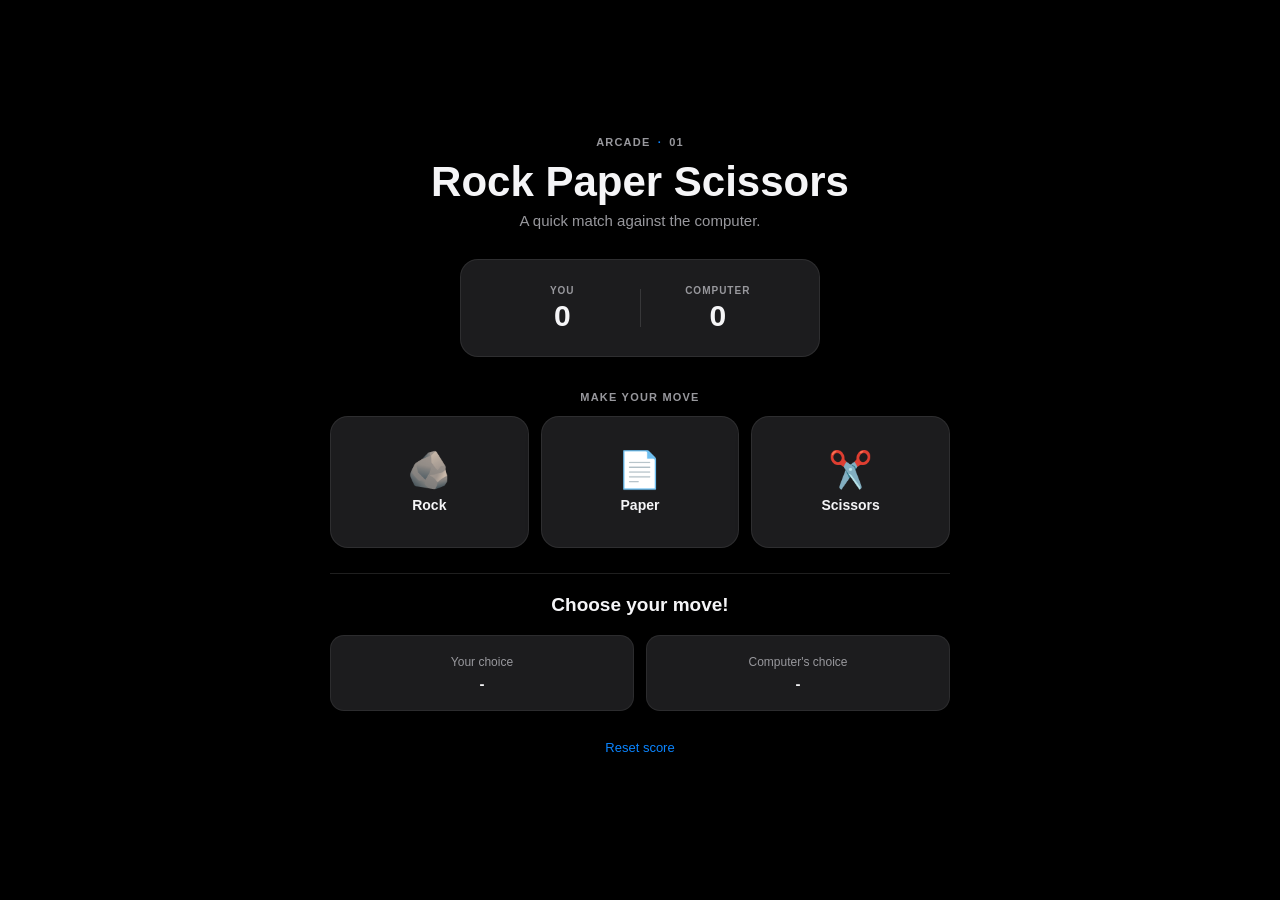
<file: index.html>
<!DOCTYPE html>
<html lang="en">
<head>
    <meta charset="UTF-8">
    <meta name="viewport" content="width=device-width, initial-scale=1.0">
    <title>Rock Paper Scissors</title>
    <meta name="theme-color" content="#000000">
    <link rel="stylesheet" href="style.css">
</head>

<body>

    <main class="game-container">

        <header class="game-header">
            <p class="eyebrow">ARCADE <span>·</span> 01</p>
            <h1>Rock Paper Scissors</h1>
            <p class="subtitle">A quick match against the computer.</p>
        </header>

        <section class="score-board" aria-label="Score">
            <div class="score-item">
                <span class="score-label">YOU</span>
                <strong id="playerScore">0</strong>
            </div>

            <span class="score-divider" aria-hidden="true"></span>

            <div class="score-item">
                <span class="score-label">COMPUTER</span>
                <strong id="computerScore">0</strong>
            </div>
        </section>

        <section class="play-area" aria-label="Choose your move">
            <p class="section-label">MAKE YOUR MOVE</p>

            <div class="choices">
                <button class="choice-button" type="button" data-choice="rock" aria-label="Choose rock">
                    <span class="choice-icon" aria-hidden="true">🪨</span>
                    <span>Rock</span>
                </button>
                <button class="choice-button" type="button" data-choice="paper" aria-label="Choose paper">
                    <span class="choice-icon" aria-hidden="true">📄</span>
                    <span>Paper</span>
                </button>
                <button class="choice-button" type="button" data-choice="scissors" aria-label="Choose scissors">
                    <span class="choice-icon" aria-hidden="true">✂️</span>
                    <span>Scissors</span>
                </button>
            </div>
        </section>

        <section class="round-area" aria-label="Round result">
            <h2 id="result" role="status" aria-live="polite">Choose your move!</h2>
            <div class="moves" aria-live="polite">
            <div class="move-card">
                <span class="move-label">Your choice</span>
                <span id="playerChoice">-</span>
            </div>
            <div class="move-card">
                <span class="move-label">Computer's choice</span>
                <span id="computerChoice">-</span>
            </div>
            </div>
        </section>

        <button class="reset-button" type="button" data-reset>
            Reset score
        </button>

    </main>

    <script src="script.js"></script>

</body>
</html>
</file>
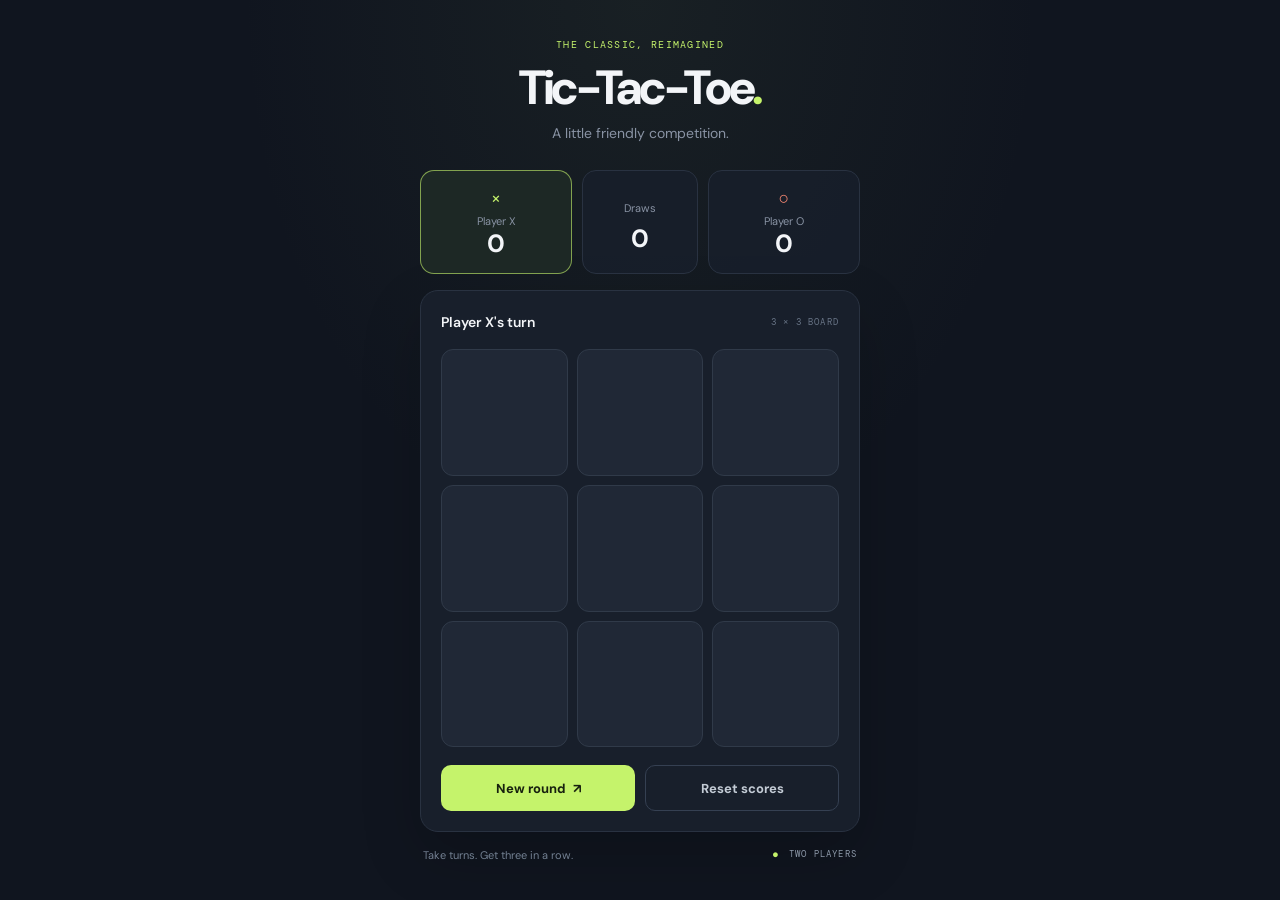
<file: tic-tac-toe/index.html>
<!DOCTYPE html>
<html lang="en">
<head>
  <meta charset="UTF-8">
  <meta name="viewport" content="width=device-width, initial-scale=1.0">
  <meta name="theme-color" content="#10151f">
  <title>Tic-Tac-Toe | Play a round</title>
  <link rel="stylesheet" href="style.css">
  <script src="script.js" defer></script>
</head>
<body>
  <main class="game-shell">
    <header class="game-header">
      <p class="eyebrow">THE CLASSIC, REIMAGINED</p>
      <h1>Tic-Tac-Toe<span class="title-dot">.</span></h1>
      <p class="subtitle">A little friendly competition.</p>
    </header>

    <section class="scoreboard" aria-label="Scoreboard">
      <article class="score-card score-x" id="player-x-card">
        <span class="player-symbol" aria-hidden="true">×</span>
        <span class="player-name">Player X</span>
        <span class="score" id="score-x" aria-label="Player X score">0</span>
      </article>
      <article class="score-card score-draw">
        <span class="player-name">Draws</span>
        <span class="score" id="score-draw" aria-label="Number of draws">0</span>
      </article>
      <article class="score-card score-o" id="player-o-card">
        <span class="player-symbol" aria-hidden="true">○</span>
        <span class="player-name">Player O</span>
        <span class="score" id="score-o" aria-label="Player O score">0</span>
      </article>
    </section>

    <section class="game-panel" aria-label="Tic-Tac-Toe game">
      <div class="turn-row">
        <p id="game-status" class="game-status" aria-live="polite">Player X's turn</p>
        <span class="round-label">3 × 3 BOARD</span>
      </div>

      <div class="board" role="group" aria-label="Game board">
        <button class="cell" type="button" data-cell="0" aria-label="Row 1, column 1"></button>
        <button class="cell" type="button" data-cell="1" aria-label="Row 1, column 2"></button>
        <button class="cell" type="button" data-cell="2" aria-label="Row 1, column 3"></button>
        <button class="cell" type="button" data-cell="3" aria-label="Row 2, column 1"></button>
        <button class="cell" type="button" data-cell="4" aria-label="Row 2, column 2"></button>
        <button class="cell" type="button" data-cell="5" aria-label="Row 2, column 3"></button>
        <button class="cell" type="button" data-cell="6" aria-label="Row 3, column 1"></button>
        <button class="cell" type="button" data-cell="7" aria-label="Row 3, column 2"></button>
        <button class="cell" type="button" data-cell="8" aria-label="Row 3, column 3"></button>
      </div>

      <div class="game-actions">
        <button class="button button-primary" id="new-round" type="button">New round <span aria-hidden="true">↗</span></button>
        <button class="button button-secondary" id="reset-scores" type="button">Reset scores</button>
      </div>
    </section>

    <footer class="game-footer">
      <span>Take turns. Get three in a row.</span>
      <span class="footer-mark"><span aria-hidden="true">●</span> TWO PLAYERS</span>
    </footer>
  </main>

  <dialog class="winner-dialog" id="winner-dialog" aria-labelledby="winner-title" aria-describedby="winner-message">
    <div class="confetti" aria-hidden="true">
      <span></span><span></span><span></span><span></span><span></span><span></span>
      <span></span><span></span><span></span><span></span><span></span><span></span>
    </div>
    <div class="celebration-face" aria-hidden="true">🥳</div>
    <span class="winner-badge" id="winner-symbol" aria-hidden="true">×</span>
    <p class="eyebrow">ROUND COMPLETE</p>
    <h2 id="winner-title">You did it!</h2>
    <p class="winner-message" id="winner-message"></p>
    <button class="button button-primary" id="dialog-new-round" type="button">Next round <span aria-hidden="true">↗</span></button>
  </dialog>
</body>
</html>
</file>
<file: style.css>
:root {
    color-scheme: dark;
    font-family: -apple-system, BlinkMacSystemFont, "Segoe UI", sans-serif;
    color: #f5f5f7;
    background: #000;
    font-synthesis: none;
    text-rendering: optimizeLegibility;
    -webkit-font-smoothing: antialiased;
    --blue: #0a84ff;
    --muted: #98989d;
    --line: rgba(255, 255, 255, 0.12);
    --surface: #1c1c1e;
    --surface-raised: #2c2c2e;
}

* {
    box-sizing: border-box;
}

body {
    min-width: 320px;
    min-height: 100vh;
    min-height: 100svh;
    margin: 0;
    padding: 32px 20px;
    display: grid;
    place-items: center;
    background: #000;
}

button {
    font: inherit;
}

.game-container {
    width: min(100%, 620px);
    padding: 20px 0;
    text-align: center;
}

.game-header {
    margin-bottom: 30px;
}

.eyebrow,
.section-label {
    margin: 0;
    color: var(--muted);
    font-size: 11px;
    font-weight: 700;
    letter-spacing: 1.2px;
}

.eyebrow span {
    padding: 0 3px;
    color: var(--blue);
}

h1 {
    margin: 10px 0 7px;
    font-size: clamp(30px, 7vw, 42px);
    line-height: 1.12;
    font-weight: 700;
}

.subtitle {
    margin: 0;
    color: var(--muted);
    font-size: 15px;
}

.score-board {
    width: min(100%, 360px);
    min-height: 98px;
    margin: 0 auto 34px;
    padding: 16px 24px;
    display: grid;
    grid-template-columns: 1fr 1px 1fr;
    align-items: center;
    background: var(--surface);
    border: 1px solid rgba(255, 255, 255, 0.08);
    border-radius: 18px;
    box-shadow: 0 8px 24px rgba(0, 0, 0, 0.3);
}

.score-item {
    display: grid;
    justify-items: center;
    gap: 5px;
}

.score-label {
    color: var(--muted);
    font-size: 10px;
    font-weight: 700;
    letter-spacing: 1px;
}

.score-item strong {
    color: #f5f5f7;
    font-size: 30px;
    line-height: 1;
    font-weight: 650;
    font-variant-numeric: tabular-nums;
}

.score-divider {
    width: 1px;
    height: 38px;
    background: var(--line);
}

.play-area {
    margin-bottom: 25px;
}

.section-label {
    margin-bottom: 13px;
}

.choices {
    display: grid;
    grid-template-columns: repeat(3, minmax(0, 1fr));
    gap: 12px;
}

.choice-button {
    min-width: 0;
    min-height: 132px;
    padding: 17px 10px;
    display: flex;
    flex-direction: column;
    justify-content: center;
    align-items: center;
    gap: 9px;
    color: #f5f5f7;
    background: var(--surface);
    border: 1px solid rgba(255, 255, 255, 0.08);
    border-radius: 18px;
    box-shadow: 0 5px 16px rgba(0, 0, 0, 0.22);
    font-size: 14px;
    font-weight: 600;
    cursor: pointer;
    transition: transform 160ms ease, border-color 160ms ease, box-shadow 160ms ease;
    -webkit-tap-highlight-color: transparent;
}

.choice-icon {
    font-size: 36px;
    line-height: 1;
}

.choice-button:hover {
    transform: translateY(-3px);
    border-color: rgba(10, 132, 255, 0.55);
    background: var(--surface-raised);
    box-shadow: 0 10px 24px rgba(0, 0, 0, 0.35);
}

.choice-button:active {
    transform: scale(0.97);
}

.choice-button:focus-visible,
.reset-button:focus-visible {
    outline: 3px solid rgba(10, 132, 255, 0.5);
    outline-offset: 3px;
}

.round-area {
    padding-top: 20px;
    border-top: 1px solid var(--line);
}

#result {
    min-height: 27px;
    margin: 0 0 14px;
    color: #f5f5f7;
    font-size: 19px;
    font-weight: 650;
}

#result[data-outcome="win"] {
    color: #30d158;
}

#result[data-outcome="draw"] {
    color: #ffd60a;
}

#result[data-outcome="loss"] {
    color: #ff453a;
}

.moves {
    display: grid;
    grid-template-columns: repeat(2, minmax(0, 1fr));
    gap: 12px;
}

.move-card {
    min-width: 0;
    min-height: 76px;
    padding: 13px 10px;
    display: grid;
    align-content: center;
    gap: 6px;
    background: var(--surface);
    border: 1px solid rgba(255, 255, 255, 0.07);
    border-radius: 14px;
}

.move-label {
    color: var(--muted);
    font-size: 12px;
}

.move-card span:last-child {
    color: #f5f5f7;
    font-size: 15px;
    font-weight: 600;
    overflow-wrap: anywhere;
}

.reset-button {
    margin-top: 20px;
    padding: 9px 14px;
    color: var(--blue);
    background: transparent;
    border: 0;
    border-radius: 8px;
    font-size: 13px;
    font-weight: 500;
    cursor: pointer;
}

.reset-button:hover {
    background: rgba(10, 132, 255, 0.14);
}

@media (max-width: 480px) {
    body {
        padding: 22px 16px;
    }

    .game-header {
        margin-bottom: 24px;
    }

    .score-board {
        margin-bottom: 28px;
    }

    .choices {
        gap: 8px;
    }

    .choice-button {
        min-height: 112px;
        padding: 14px 6px;
        border-radius: 15px;
        font-size: 13px;
    }

    .choice-icon {
        font-size: 32px;
    }

    .moves {
        gap: 8px;
    }
}

@media (prefers-reduced-motion: reduce) {
    *,
    *::before,
    *::after {
        scroll-behavior: auto !important;
        transition-duration: 0.01ms !important;
    }
}
</file>
<file: tic-tac-toe/style.css>
@import url("https://fonts.googleapis.com/css2?family=DM+Mono:wght@400;500&family=DM+Sans:wght@400;500;600;700;800&display=swap");

:root {
  color-scheme: dark;
  font-family: "DM Sans", "Segoe UI", sans-serif;
  color: #f3f5f8;
  background: #10151f;
  font-synthesis: none;
  text-rendering: optimizeLegibility;
  --muted: #8993a4;
  --panel: #181f2b;
  --border: #293241;
  --lime: #c5f36b;
  --coral: #ff8b75;
}

* {
  box-sizing: border-box;
}

body {
  min-width: 320px;
  min-height: 100vh;
  margin: 0;
  display: grid;
  place-items: center;
  padding: 36px 20px;
  background:
    radial-gradient(ellipse at 50% 0%, rgb(87 111 71 / 12%), transparent 44%),
    #10151f;
}

button {
  font: inherit;
}

.game-shell {
  width: min(100%, 440px);
}

.game-header {
  margin-bottom: 28px;
  text-align: center;
}

.eyebrow,
.round-label,
.footer-mark {
  font-family: "DM Mono", monospace;
  font-size: 10px;
  letter-spacing: 0.13em;
}

.eyebrow {
  margin: 0 0 12px;
  color: var(--lime);
}

h1 {
  margin: 0;
  font-size: clamp(36px, 9vw, 48px);
  font-weight: 800;
  letter-spacing: -0.065em;
  line-height: 1.05;
}

.title-dot {
  color: var(--lime);
}

.subtitle {
  margin: 11px 0 0;
  color: var(--muted);
  font-size: 14px;
}

.scoreboard {
  display: grid;
  grid-template-columns: 1fr 0.76fr 1fr;
  gap: 10px;
  margin-bottom: 16px;
}

.score-card {
  min-height: 104px;
  display: flex;
  flex-direction: column;
  align-items: center;
  justify-content: center;
  border: 1px solid var(--border);
  border-radius: 14px;
  background: rgb(24 31 43 / 82%);
  transition: border-color 160ms ease, background-color 160ms ease;
}

.score-card.is-active {
  border-color: rgb(197 243 107 / 60%);
  background: #1d2825;
}

.score-symbol,
.player-symbol {
  font-size: 18px;
  line-height: 1;
}

.score-x .player-symbol {
  color: var(--lime);
}

.score-o .player-symbol {
  color: var(--coral);
}

.player-name {
  margin-top: 7px;
  color: var(--muted);
  font-size: 11px;
}

.score {
  margin-top: 3px;
  font-size: 25px;
  font-weight: 700;
  line-height: 1;
}

.score-draw .score {
  margin-top: 11px;
}

.game-panel {
  padding: 20px;
  border: 1px solid var(--border);
  border-radius: 18px;
  background: var(--panel);
  box-shadow: 0 24px 60px rgb(0 0 0 / 19%);
}

.turn-row {
  display: flex;
  min-height: 22px;
  align-items: center;
  justify-content: space-between;
  gap: 12px;
  margin-bottom: 16px;
}

.game-status {
  margin: 0;
  font-size: 14px;
  font-weight: 600;
}

.round-label {
  color: #687486;
  font-size: 9px;
  white-space: nowrap;
}

.board {
  display: grid;
  aspect-ratio: 1;
  grid-template-columns: repeat(3, 1fr);
  gap: 9px;
}

.cell {
  display: grid;
  place-items: center;
  padding: 0;
  border: 1px solid #303a49;
  border-radius: 12px;
  background: #202836;
  color: #f3f5f8;
  cursor: pointer;
  font-size: clamp(48px, 15vw, 70px);
  font-weight: 500;
  line-height: 1;
  transition: transform 120ms ease, background-color 140ms ease, border-color 140ms ease;
}

.cell:not(:disabled):hover {
  transform: translateY(-2px);
  border-color: #596577;
  background: #252f3e;
}

.cell:focus-visible,
.button:focus-visible {
  outline: 3px solid var(--lime);
  outline-offset: 3px;
}

.cell.mark-x {
  color: var(--lime);
}

.cell.mark-o {
  color: var(--coral);
}

.cell.is-winning {
  border-color: var(--lime);
  background: #2a382a;
}

.cell:disabled {
  cursor: default;
}

.game-actions {
  display: grid;
  grid-template-columns: 1fr 1fr;
  gap: 10px;
  margin-top: 18px;
}

.button {
  min-height: 46px;
  border: 1px solid transparent;
  border-radius: 10px;
  cursor: pointer;
  font-size: 13px;
  font-weight: 700;
  transition: transform 120ms ease, background-color 140ms ease;
}

.button:hover {
  transform: translateY(-1px);
}

.button-primary {
  background: var(--lime);
  color: #17200e;
}

.button-primary:hover {
  background: #d2fa88;
}

.button-primary span {
  padding-left: 4px;
}

.button-secondary {
  border-color: #354052;
  background: transparent;
  color: #c3cbd5;
}

.button-secondary:hover {
  background: #222c3a;
}

.winner-dialog {
  position: relative;
  overflow: hidden;
  width: min(360px, calc(100% - 32px));
  margin: auto;
  padding: 27px 32px 30px;
  border: 1px solid rgb(197 243 107 / 40%);
  border-radius: 24px;
  background:
    radial-gradient(ellipse at 50% 0%, rgb(197 243 107 / 13%), transparent 55%),
    #181f2b;
  color: #f3f5f8;
  text-align: center;
  box-shadow: 0 24px 80px rgb(0 0 0 / 48%), 0 0 45px rgb(197 243 107 / 9%);
  animation: winner-entrance 280ms ease-out both;
}

.winner-dialog::backdrop {
  background: rgb(7 10 16 / 76%);
  backdrop-filter: blur(5px);
}

.winner-badge {
  position: relative;
  z-index: 1;
  width: 52px;
  height: 52px;
  display: grid;
  place-items: center;
  margin: -3px auto 15px;
  border: 1px solid rgb(197 243 107 / 42%);
  border-radius: 16px;
  background: #263324;
  color: var(--lime);
  font-size: 32px;
  animation: winner-badge-pop 420ms 100ms cubic-bezier(0.2, 0.8, 0.2, 1) both;
}

.winner-badge.mark-o {
  border-color: rgb(255 139 117 / 42%);
  background: #382a2a;
  color: var(--coral);
}

.winner-dialog .eyebrow {
  position: relative;
  z-index: 1;
  margin-bottom: 9px;
}

.celebration-face {
  position: relative;
  z-index: 1;
  margin: 0 auto 5px;
  font-size: 54px;
  line-height: 1.2;
  animation: happy-bounce 680ms 120ms ease-out both;
}

.winner-dialog h2 {
  position: relative;
  z-index: 1;
  margin: 0;
  font-size: 32px;
  letter-spacing: -0.04em;
}

.winner-message {
  position: relative;
  z-index: 1;
  margin: 10px 0 24px;
  color: var(--muted);
  font-size: 14px;
}

.winner-dialog .button {
  position: relative;
  z-index: 1;
  width: 100%;
}

.confetti {
  position: absolute;
  inset: 0;
  overflow: hidden;
  pointer-events: none;
}

.confetti span {
  position: absolute;
  top: 21%;
  left: calc(50% + var(--confetti-x));
  width: 7px;
  height: 12px;
  border-radius: 2px;
  background: var(--confetti-color);
  opacity: 0;
  animation: confetti-fall 1050ms var(--confetti-delay) ease-out both;
}

.confetti span:nth-child(1) { --confetti-x: -155px; --confetti-color: #c5f36b; --confetti-delay: 20ms; transform: rotate(20deg); }
.confetti span:nth-child(2) { --confetti-x: -120px; --confetti-color: #ff8b75; --confetti-delay: 130ms; transform: rotate(75deg); }
.confetti span:nth-child(3) { --confetti-x: -85px; --confetti-color: #7bd9cc; --confetti-delay: 70ms; transform: rotate(45deg); }
.confetti span:nth-child(4) { --confetti-x: -48px; --confetti-color: #ffd166; --confetti-delay: 190ms; transform: rotate(10deg); }
.confetti span:nth-child(5) { --confetti-x: 45px; --confetti-color: #ff8b75; --confetti-delay: 90ms; transform: rotate(60deg); }
.confetti span:nth-child(6) { --confetti-x: 82px; --confetti-color: #c5f36b; --confetti-delay: 210ms; transform: rotate(30deg); }
.confetti span:nth-child(7) { --confetti-x: 117px; --confetti-color: #7bd9cc; --confetti-delay: 45ms; transform: rotate(80deg); }
.confetti span:nth-child(8) { --confetti-x: 150px; --confetti-color: #ffd166; --confetti-delay: 160ms; transform: rotate(25deg); }
.confetti span:nth-child(9) { --confetti-x: -145px; --confetti-color: #7bd9cc; --confetti-delay: 240ms; top: 58%; }
.confetti span:nth-child(10) { --confetti-x: -95px; --confetti-color: #ffd166; --confetti-delay: 110ms; top: 62%; }
.confetti span:nth-child(11) { --confetti-x: 100px; --confetti-color: #ff8b75; --confetti-delay: 260ms; top: 57%; }
.confetti span:nth-child(12) { --confetti-x: 145px; --confetti-color: #c5f36b; --confetti-delay: 60ms; top: 63%; }

@keyframes winner-entrance {
  from {
    opacity: 0;
    transform: translateY(10px) scale(0.98);
  }
  to {
    opacity: 1;
    transform: translateY(0) scale(1);
  }
}

@keyframes happy-bounce {
  0% {
    opacity: 0;
    transform: translateY(8px) scale(0.75) rotate(-10deg);
  }
  55% {
    opacity: 1;
    transform: translateY(-5px) scale(1.12) rotate(5deg);
  }
  75% {
    transform: translateY(2px) scale(0.96) rotate(-2deg);
  }
  100% {
    opacity: 1;
    transform: translateY(0) scale(1) rotate(0);
  }
}

@keyframes confetti-fall {
  0% {
    opacity: 0;
    translate: 0 -10px;
  }
  18% {
    opacity: 1;
  }
  100% {
    opacity: 0;
    translate: 10px 85px;
  }
}

@keyframes winner-badge-pop {
  0% {
    transform: scale(0.82);
  }
  65% {
    transform: scale(1.08);
  }
  100% {
    transform: scale(1);
  }
}

.game-footer {
  display: flex;
  justify-content: space-between;
  gap: 12px;
  padding: 16px 3px 0;
  color: #738092;
  font-size: 11px;
}

.footer-mark {
  color: #8d99a9;
  font-size: 9px;
  white-space: nowrap;
}

.footer-mark span {
  padding-right: 4px;
  color: var(--lime);
  font-size: 8px;
}

@media (max-width: 380px) {
  .game-panel {
    padding: 15px;
  }

  .score-card {
    min-height: 94px;
  }
}

@media (prefers-reduced-motion: reduce) {
  *,
  *::before,
  *::after {
    scroll-behavior: auto !important;
    transition-duration: 0.01ms !important;
  }

  .winner-dialog,
  .winner-badge,
  .celebration-face,
  .confetti span {
    animation: none;
  }
}
</file>
